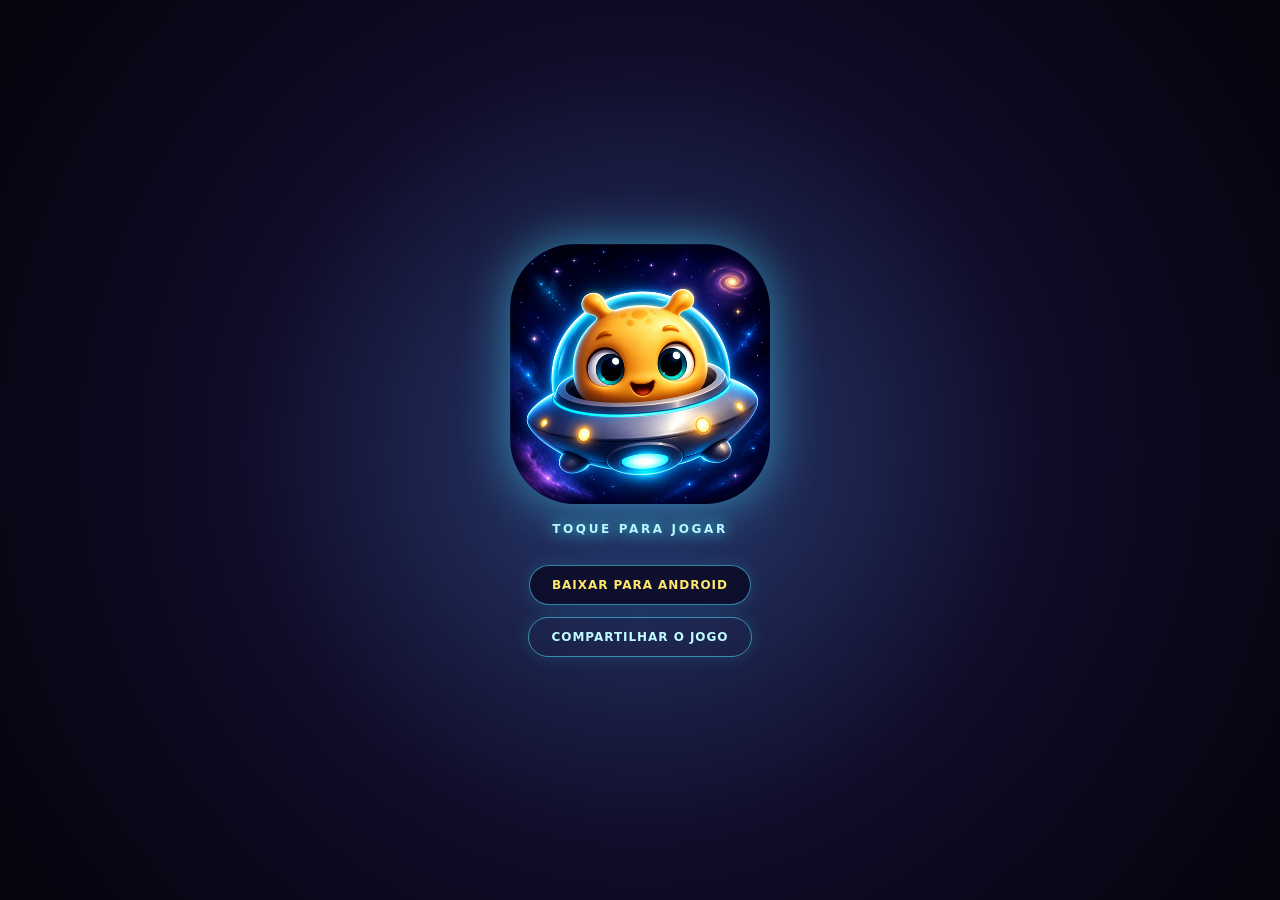
<file: site/index.html>
<!doctype html>
<html lang="pt-BR">
<head>
  <meta charset="utf-8">
  <meta name="viewport" content="width=device-width,initial-scale=1,maximum-scale=1,user-scalable=no">
  <meta name="theme-color" content="#080514">
  <meta property="og:title" content="Mibis — Eles estão aprendendo">
  <meta property="og:description" content="Jogue Mibis diretamente no navegador ou baixe gratuitamente para Android.">
  <meta property="og:type" content="website">
  <meta property="og:site_name" content="Mibis">
  <meta property="og:url" content="https://leal2026.github.io/Mibis/">
  <meta property="og:image" content="https://leal2026.github.io/Mibis/assets/images/app_icon.png">
  <meta property="og:image:secure_url" content="https://leal2026.github.io/Mibis/assets/images/app_icon.png">
  <meta property="og:image:type" content="image/png">
  <meta property="og:image:width" content="512">
  <meta property="og:image:height" content="512">
  <meta property="og:image:alt" content="Ícone do jogo Mibis — toque para jogar">
  <meta name="twitter:card" content="summary_large_image">
  <meta name="twitter:title" content="Mibis — Eles estão aprendendo">
  <meta name="twitter:description" content="Toque na imagem para jogar Mibis diretamente no navegador.">
  <meta name="twitter:image" content="https://leal2026.github.io/Mibis/assets/images/app_icon.png">
  <link rel="canonical" href="https://leal2026.github.io/Mibis/">
  <title>Mibis</title>
  <link rel="icon" href="assets/images/app_icon.png">
  <link rel="stylesheet" href="styles.css">
</head>
<body>
  <main id="launcher" aria-label="Abrir Mibis">
    <button id="launchButton" class="icon-launch" aria-label="Jogar Mibis">
      <img src="assets/images/app_icon.png" alt="Jogar Mibis">
      <span>TOQUE PARA JOGAR</span>
    </button>
    <button id="buyButton" class="buy-button">BAIXAR PARA ANDROID</button>
    <button id="shareButton" class="share-button">COMPARTILHAR O JOGO</button>
  </main>

  <section id="game" class="hidden" aria-label="Jogo Mibis">
    <canvas id="canvas"></canvas>
    <div class="hud" aria-live="polite">
      <div><small>SCORE</small><strong id="score">00000000</strong></div>
      <div class="lives"><small>VIDAS</small><strong id="lives">&#9829;&#9829;&#9829;&#9829;&#9829;&#9829;&#9829;</strong></div>
    </div>
    <div class="game-controls">
      <button id="audioButton" aria-label="Ligar ou desligar som">SOM &#9835;</button>
      <button id="exitButton" aria-label="Encerrar partida">ENCERRAR</button>
    </div>
  </section>

  <dialog id="evolutionDialog" class="evolution">
    <h2 id="evolutionTitle">EVOLU&Ccedil;&Atilde;O 1</h2>
    <canvas id="evolutionCanvas" width="320" height="260"></canvas>
    <p id="evolutionText"></p>
  </dialog>

  <dialog id="scoreDialog" class="score-dialog">
    <h2 id="scoreDialogTitle">GAME OVER</h2>
    <p class="final-score" id="finalScore">00000000</p>
    <label>NOME / INICIAIS<input id="playerName" maxlength="10" autocomplete="nickname"></label>
    <button id="saveScore">SALVAR SCORE</button>
    <div class="end-actions">
      <button id="playAgain">JOGAR NOVAMENTE</button>
      <button id="returnMenu">MENU</button>
    </div>
    <h3>TOP FIVE</h3>
    <ol id="topFive"></ol>
  </dialog>

  <dialog id="purchaseDialog" class="purchase-dialog">
    <button id="closePurchase" class="dialog-close" aria-label="Fechar">&times;</button>
    <img class="purchase-icon" src="assets/images/app_icon.png" alt="Mibis para Android">
    <h2>MIBIS PARA ANDROID</h2>
    <p class="price">DOWNLOAD GRATUITO</p>
    <p>O Pix &eacute; uma doa&ccedil;&atilde;o opcional. Voc&ecirc; pode baixar o jogo com ou sem doa&ccedil;&atilde;o.</p>
    <p class="download-counter"><strong id="downloadCount">0</strong> downloads realizados</p>
    <div class="pix-card">
      <small>CHAVE PIX &middot; CPF</small>
      <strong id="pixKey">17909502877</strong>
      <button id="copyPix">COPIAR CHAVE PIX</button>
      <dl>
        <div><dt>Favorecido</dt><dd>Marcos Antonio de Sousa Leal</dd></div>
        <div><dt>Banco</dt><dd>Santander</dd></div>
        <div><dt>Ag&ecirc;ncia</dt><dd>628</dd></div>
        <div><dt>Conta corrente</dt><dd>01019164-2</dd></div>
      </dl>
    </div>
    <div class="download-actions">
      <button id="freeDownload" class="primary-action">BAIXAR GRATUITAMENTE</button>
      <button id="donateDownload" class="donate-action">DOAR R$ 4,99 E BAIXAR</button>
    </div>
    <p id="paymentStatus" class="payment-status" role="status"></p>
  </dialog>

  <script src="game.js?v=18"></script>
</body>
</html>
</file>
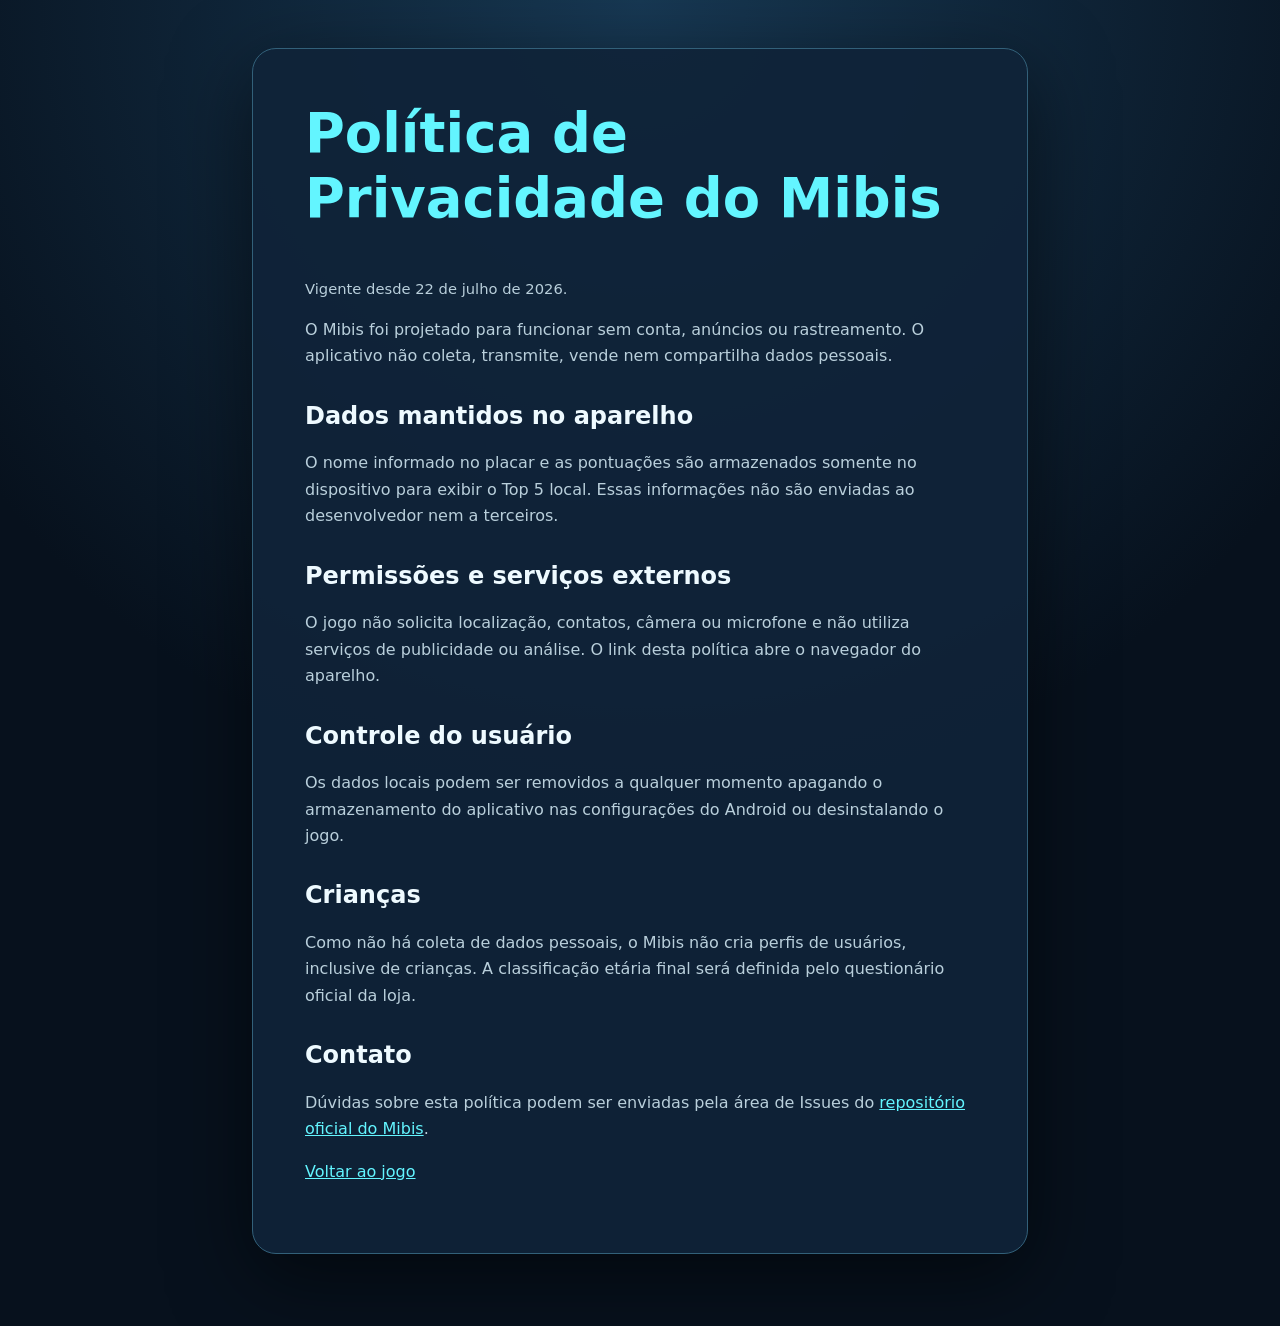
<file: site/privacy.html>
<!doctype html>
<html lang="pt-BR">
<head>
  <meta charset="utf-8">
  <meta name="viewport" content="width=device-width,initial-scale=1">
  <title>Política de Privacidade — Mibis</title>
  <style>
    :root{color-scheme:dark;--bg:#07111d;--card:#102338;--text:#eefaff;--muted:#b9cfdb;--cyan:#63f5ff}
    *{box-sizing:border-box}body{margin:0;background:radial-gradient(circle at top,#173853,var(--bg) 55%);color:var(--text);font:16px/1.65 system-ui,sans-serif}
    main{max-width:820px;margin:auto;padding:48px 22px 72px}article{background:rgba(16,35,56,.93);border:1px solid #326079;border-radius:24px;padding:clamp(24px,5vw,52px);box-shadow:0 24px 80px #0008}
    h1,h2{line-height:1.2}h1{color:var(--cyan);font-size:clamp(2rem,6vw,3.4rem);margin-top:0}h2{margin-top:2rem}p,li{color:var(--muted)}a{color:var(--cyan)}.date{font-size:.92rem}
  </style>
</head>
<body><main><article>
  <h1>Política de Privacidade do Mibis</h1>
  <p class="date">Vigente desde 22 de julho de 2026.</p>
  <p>O Mibis foi projetado para funcionar sem conta, anúncios ou rastreamento. O aplicativo não coleta, transmite, vende nem compartilha dados pessoais.</p>
  <h2>Dados mantidos no aparelho</h2>
  <p>O nome informado no placar e as pontuações são armazenados somente no dispositivo para exibir o Top 5 local. Essas informações não são enviadas ao desenvolvedor nem a terceiros.</p>
  <h2>Permissões e serviços externos</h2>
  <p>O jogo não solicita localização, contatos, câmera ou microfone e não utiliza serviços de publicidade ou análise. O link desta política abre o navegador do aparelho.</p>
  <h2>Controle do usuário</h2>
  <p>Os dados locais podem ser removidos a qualquer momento apagando o armazenamento do aplicativo nas configurações do Android ou desinstalando o jogo.</p>
  <h2>Crianças</h2>
  <p>Como não há coleta de dados pessoais, o Mibis não cria perfis de usuários, inclusive de crianças. A classificação etária final será definida pelo questionário oficial da loja.</p>
  <h2>Contato</h2>
  <p>Dúvidas sobre esta política podem ser enviadas pela área de Issues do <a href="https://github.com/Leal2026/Mibis">repositório oficial do Mibis</a>.</p>
  <p><a href="./">Voltar ao jogo</a></p>
</article></main></body></html>
</file>
<file: site/styles.css>
:root{color-scheme:dark;font-family:Inter,Segoe UI,system-ui,sans-serif;background:#080514}*{box-sizing:border-box}html,body{width:100%;height:100%;margin:0;overflow:hidden}body{background:radial-gradient(circle at 50% 30%,#26335e,#080514 65%)}button{font:inherit}.hidden{display:none!important}
#launcher{width:100%;height:100%;display:flex;flex-direction:column;align-items:center;justify-content:center;gap:28px;background:radial-gradient(circle,#283d73 0,#100b27 52%,#05030c 100%)}
.icon-launch{border:0;background:transparent;color:#bffaff;display:grid;gap:18px;place-items:center;cursor:pointer;letter-spacing:.22em;font-size:12px;font-weight:900;text-shadow:0 0 14px #3deaff}.icon-launch img{width:min(46vw,260px);aspect-ratio:1;object-fit:contain;border-radius:25%;filter:drop-shadow(0 0 24px #46dfff88);transition:.25s transform,.25s filter}.icon-launch:hover img,.icon-launch:focus-visible img{transform:scale(1.06);filter:drop-shadow(0 0 36px #f94fdaaa)}
.buy-button,.share-button{border:1px solid #56eaff88;border-radius:999px;padding:12px 22px;background:#0b0924cc;color:#ffe76c;font-size:12px;font-weight:900;letter-spacing:.08em;cursor:pointer;box-shadow:0 0 18px #36dfff26}.share-button{margin-top:-16px;color:#bffaff;background:transparent}.buy-button:hover,.buy-button:focus-visible,.share-button:hover,.share-button:focus-visible{background:#19113b;box-shadow:0 0 24px #ff4ed855}
#game,#canvas{position:fixed;inset:0;width:100%;height:100%;touch-action:none}#canvas{display:block}.hud{pointer-events:none;position:fixed;z-index:10;top:max(12px,env(safe-area-inset-top));left:12px;display:flex;align-items:center;gap:18px;padding:8px 13px;border:1px solid #59eaff55;border-radius:13px;background:#080516b8;box-shadow:0 0 16px #17d9ff30;backdrop-filter:blur(5px)}.hud div{display:grid}.hud small{font-size:8px;letter-spacing:.18em;color:#ff60d9;font-weight:900}.hud strong{font:900 19px Consolas,monospace;color:#57f2ff;text-shadow:0 0 8px #40dbff}.hud .lives strong{font-size:12px;color:#ffe86b}
#game.intro-playing .hud,#game.intro-playing .game-controls{opacity:0;pointer-events:none}
.game-controls{position:fixed;z-index:20;top:max(12px,env(safe-area-inset-top));right:12px;display:flex;gap:7px}.game-controls button{border:1px solid #59eaff55;border-radius:11px;padding:9px 11px;background:#080516d9;color:#d8faff;font-size:10px;font-weight:900;letter-spacing:.06em;cursor:pointer;backdrop-filter:blur(5px)}.game-controls button:hover{border-color:#ff60d9;color:#ffe66f}.game-controls #exitButton{color:#ffb6dd}
dialog{border:1px solid #61ecff66;border-radius:20px;background:#090618ed;color:#fff;box-shadow:0 0 45px #44dfff42;text-align:center;max-width:min(92vw,430px)}dialog::backdrop{background:#03020bd9;backdrop-filter:blur(5px)}dialog h2{margin:4px 0 8px;color:#55efff;text-shadow:0 0 12px #27dfff}.evolution canvas{width:min(70vw,320px);height:auto}.evolution p{color:#ffe66f;font-weight:800}
.score-dialog{padding:24px;width:min(92vw,410px)}.final-score{font:900 30px Consolas;color:#55efff}.score-dialog label{display:grid;text-align:left;gap:6px;color:#ff63db;font-size:11px;font-weight:900;letter-spacing:.08em}.score-dialog input{padding:12px;border:1px solid #54edff77;border-radius:9px;background:#14102a;color:white;font-size:18px;text-transform:uppercase}.score-dialog button{margin:15px 0;padding:11px 18px;border:0;border-radius:9px;background:linear-gradient(90deg,#ff4fd4,#4cecff);color:#070410;font-weight:1000}.score-dialog h3{color:#ff5ed8}.score-dialog ol{padding-left:20px;text-align:left;font:800 15px Consolas;color:#ffeb73}.score-dialog li{display:flex;justify-content:space-between;padding:4px}.score-dialog li span{color:#54efff}
.end-actions{display:flex;gap:8px}.end-actions button{flex:1;margin:4px 0;background:#191331;color:#d8faff;border:1px solid #58eaff55}
.purchase-dialog{position:relative;width:min(92vw,450px);padding:24px}.dialog-close{position:absolute;right:12px;top:8px;border:0;background:transparent;color:#fff;font-size:29px;cursor:pointer}.purchase-icon{width:76px;height:76px;object-fit:contain;border-radius:20px;filter:drop-shadow(0 0 12px #4cecff88)}.purchase-dialog .price{margin:5px 0 14px;color:#ffe76c;font:900 25px Consolas}.purchase-dialog>p:not(.price){font-size:13px;line-height:1.5;color:#d8d8e8}.download-counter{padding:8px;border-radius:9px;background:#080516;color:#bffaff!important}.download-counter strong{color:#ffe76c;font:900 18px Consolas}.pix-card{padding:15px;border:1px solid #59eaff55;border-radius:14px;background:#110c2b}.pix-card small{display:block;color:#ff60da;font-weight:900;letter-spacing:.12em}.pix-card>strong{display:block;margin:6px 0 10px;font:900 22px Consolas;color:#58efff;letter-spacing:.08em}.pix-card button,.primary-action,.donate-action{border:0;border-radius:9px;padding:10px 15px;background:linear-gradient(90deg,#ff4fd4,#4cecff);color:#080513;font-weight:1000;cursor:pointer}.pix-card dl{margin:14px 0 0;text-align:left}.pix-card dl div{display:flex;justify-content:space-between;gap:15px;padding:5px 0;border-top:1px solid #ffffff12}.pix-card dt{color:#9f9ab4}.pix-card dd{margin:0;text-align:right;color:#fff}.download-actions{display:grid;gap:8px;margin-top:15px}.primary-action{width:100%;margin:0}.donate-action{width:100%;background:#191331;color:#ffe76c;border:1px solid #ffe76c66}.payment-status{min-height:20px;color:#ffe76c!important;font-weight:800}.payment-status a{color:#59efff}
@media(max-width:520px){.hud{gap:10px;padding:6px 9px}.hud strong{font-size:16px}.purchase-dialog{padding:18px}.pix-card dl{font-size:12px}}
</file>
